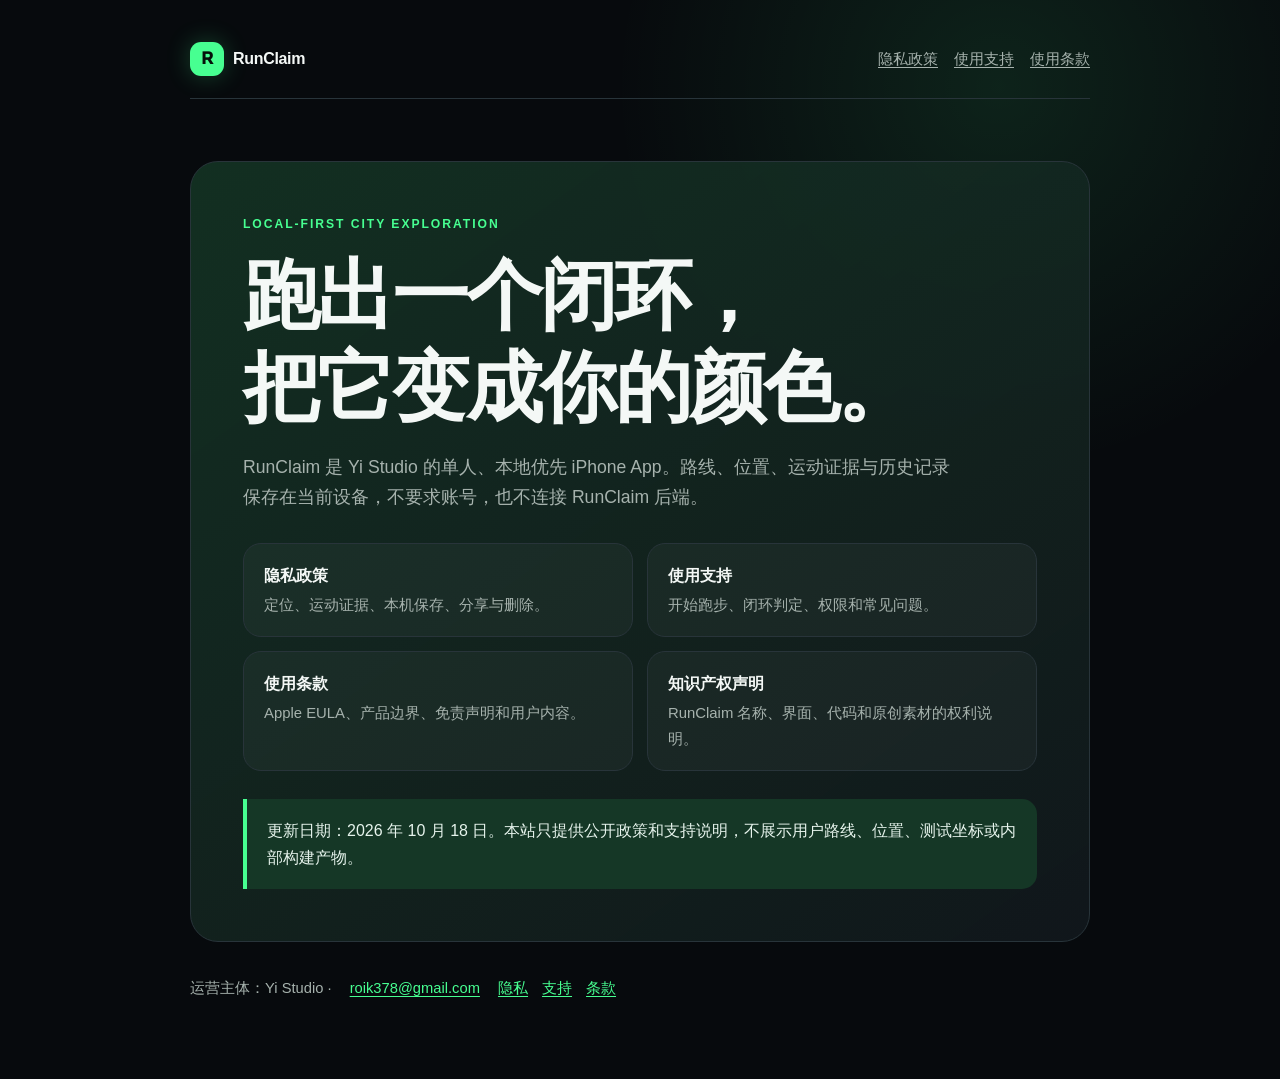
<file: index.html>
<!doctype html>
<html lang="zh-Hans">
<head>
  <meta charset="utf-8">
  <meta name="viewport" content="width=device-width, initial-scale=1">
  <meta name="description" content="RunClaim 官方隐私政策、使用支持与知识产权声明。">
  <title>RunClaim｜隐私、支持与知识产权</title>
  <link rel="stylesheet" href="styles.css">
</head>
<body>
  <main>
    <header>
      <a class="brand" href="./"><span class="brand-mark" aria-hidden="true">R</span>RunClaim</a>
      <nav aria-label="主要导航">
        <a href="privacy/">隐私政策</a>
        <a href="support/">使用支持</a>
        <a href="terms/">使用条款</a>
      </nav>
    </header>

    <section class="hero">
      <p class="eyebrow">LOCAL-FIRST CITY EXPLORATION</p>
      <h1>跑出一个闭环，<br>把它变成你的颜色。</h1>
      <p class="lead">RunClaim 是 Yi Studio 的单人、本地优先 iPhone App。路线、位置、运动证据与历史记录保存在当前设备，不要求账号，也不连接 RunClaim 后端。</p>

      <div class="link-grid">
        <a class="link-card" href="privacy/"><strong>隐私政策</strong><span>定位、运动证据、本机保存、分享与删除。</span></a>
        <a class="link-card" href="support/"><strong>使用支持</strong><span>开始跑步、闭环判定、权限和常见问题。</span></a>
        <a class="link-card" href="terms/"><strong>使用条款</strong><span>Apple EULA、产品边界、免责声明和用户内容。</span></a>
        <a class="link-card" href="intellectual-property/"><strong>知识产权声明</strong><span>RunClaim 名称、界面、代码和原创素材的权利说明。</span></a>
      </div>

      <div class="notice">
        <p>更新日期：2026 年 10 月 18 日。本站只提供公开政策和支持说明，不展示用户路线、位置、测试坐标或内部构建产物。</p>
      </div>
    </section>

    <footer>
      运营主体：Yi Studio · <a href="mailto:roik378@gmail.com">roik378@gmail.com</a>
      <a href="privacy/">隐私</a><a href="support/">支持</a><a href="terms/">条款</a>
    </footer>
  </main>
</body>
</html>
</file>
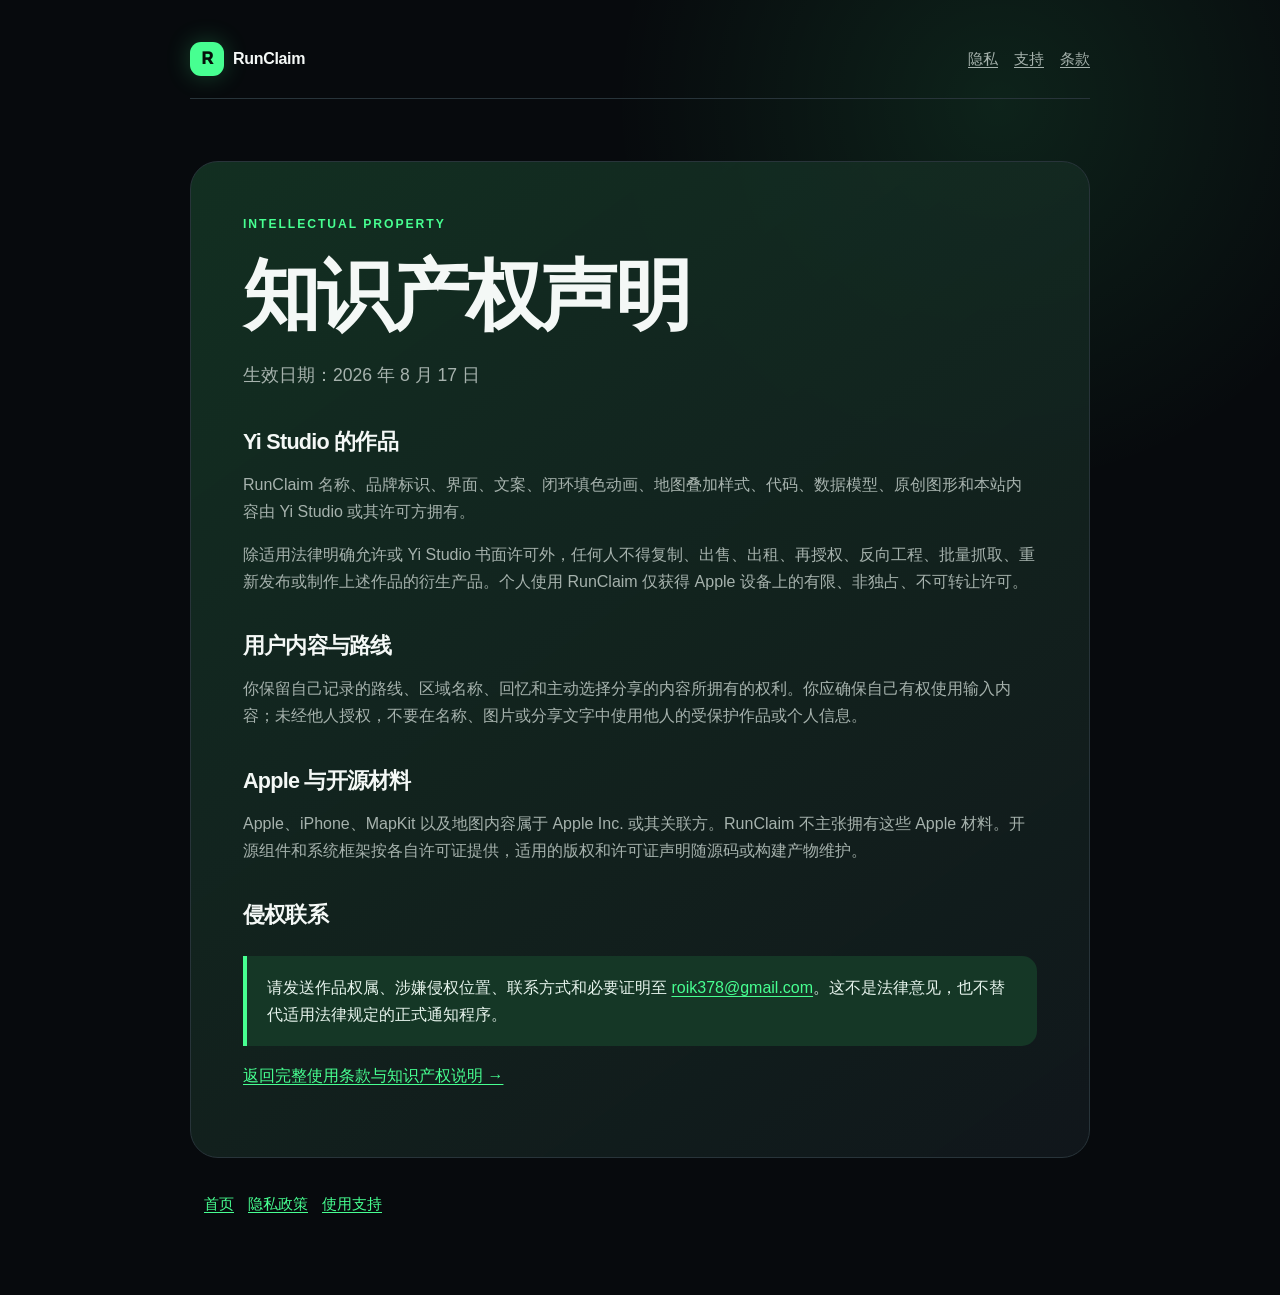
<file: intellectual-property/index.html>
<!doctype html>
<html lang="zh-Hans">
<head>
  <meta charset="utf-8">
  <meta name="viewport" content="width=device-width, initial-scale=1">
  <meta name="description" content="RunClaim 知识产权声明。">
  <title>RunClaim 知识产权声明</title>
  <link rel="stylesheet" href="../styles.css">
</head>
<body>
  <main>
    <header>
      <a class="brand" href="../"><span class="brand-mark" aria-hidden="true">R</span>RunClaim</a>
      <nav aria-label="主要导航"><a href="../privacy/">隐私</a><a href="../support/">支持</a><a href="../terms/">条款</a></nav>
    </header>

    <article class="document">
      <p class="eyebrow">INTELLECTUAL PROPERTY</p>
      <h1>知识产权声明</h1>
      <p class="lead">生效日期：2026 年 8 月 17 日</p>

      <h2>Yi Studio 的作品</h2>
      <p>RunClaim 名称、品牌标识、界面、文案、闭环填色动画、地图叠加样式、代码、数据模型、原创图形和本站内容由 Yi Studio 或其许可方拥有。</p>
      <p>除适用法律明确允许或 Yi Studio 书面许可外，任何人不得复制、出售、出租、再授权、反向工程、批量抓取、重新发布或制作上述作品的衍生产品。个人使用 RunClaim 仅获得 Apple 设备上的有限、非独占、不可转让许可。</p>

      <h2>用户内容与路线</h2>
      <p>你保留自己记录的路线、区域名称、回忆和主动选择分享的内容所拥有的权利。你应确保自己有权使用输入内容；未经他人授权，不要在名称、图片或分享文字中使用他人的受保护作品或个人信息。</p>

      <h2>Apple 与开源材料</h2>
      <p>Apple、iPhone、MapKit 以及地图内容属于 Apple Inc. 或其关联方。RunClaim 不主张拥有这些 Apple 材料。开源组件和系统框架按各自许可证提供，适用的版权和许可证声明随源码或构建产物维护。</p>

      <h2>侵权联系</h2>
      <div class="notice"><p>请发送作品权属、涉嫌侵权位置、联系方式和必要证明至 <a href="mailto:roik378@gmail.com">roik378@gmail.com</a>。这不是法律意见，也不替代适用法律规定的正式通知程序。</p></div>

      <p><a href="../terms/">返回完整使用条款与知识产权说明 →</a></p>
    </article>

    <footer><a href="../">首页</a><a href="../privacy/">隐私政策</a><a href="../support/">使用支持</a></footer>
  </main>
</body>
</html>
</file>
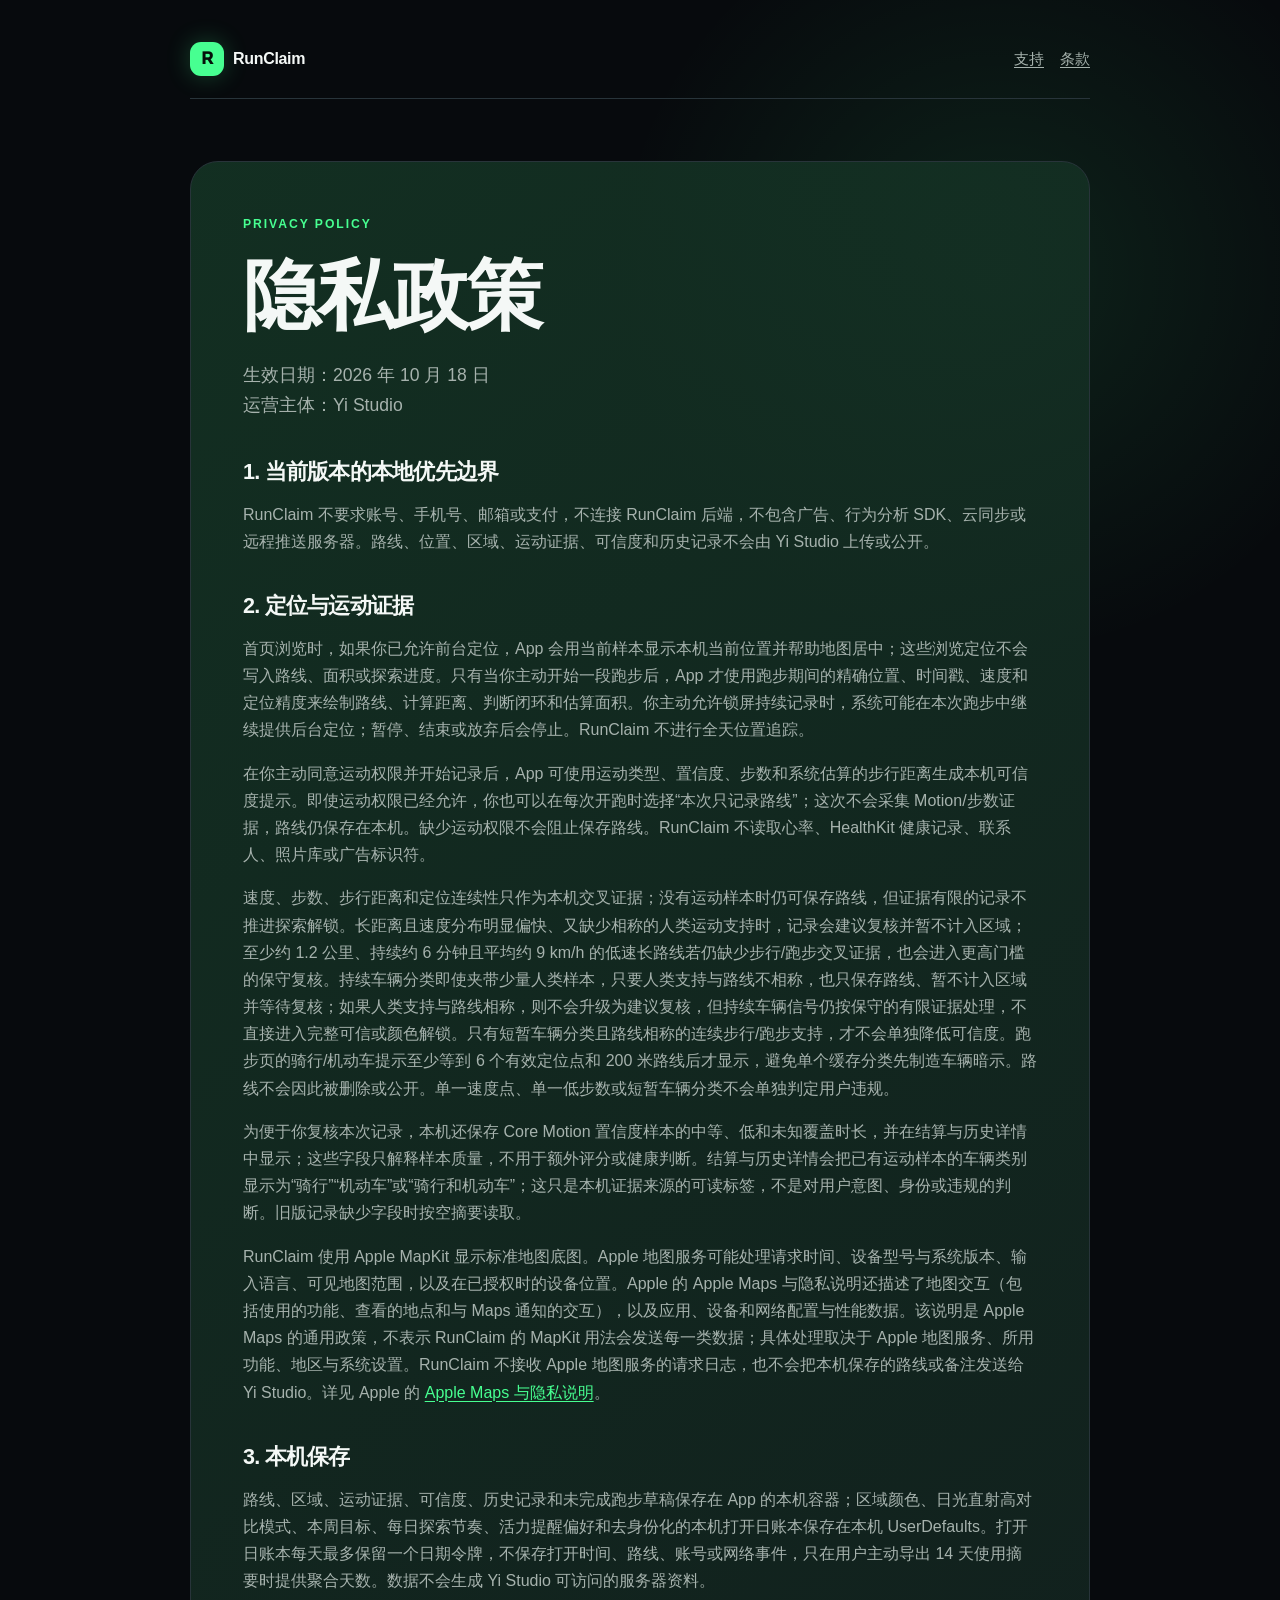
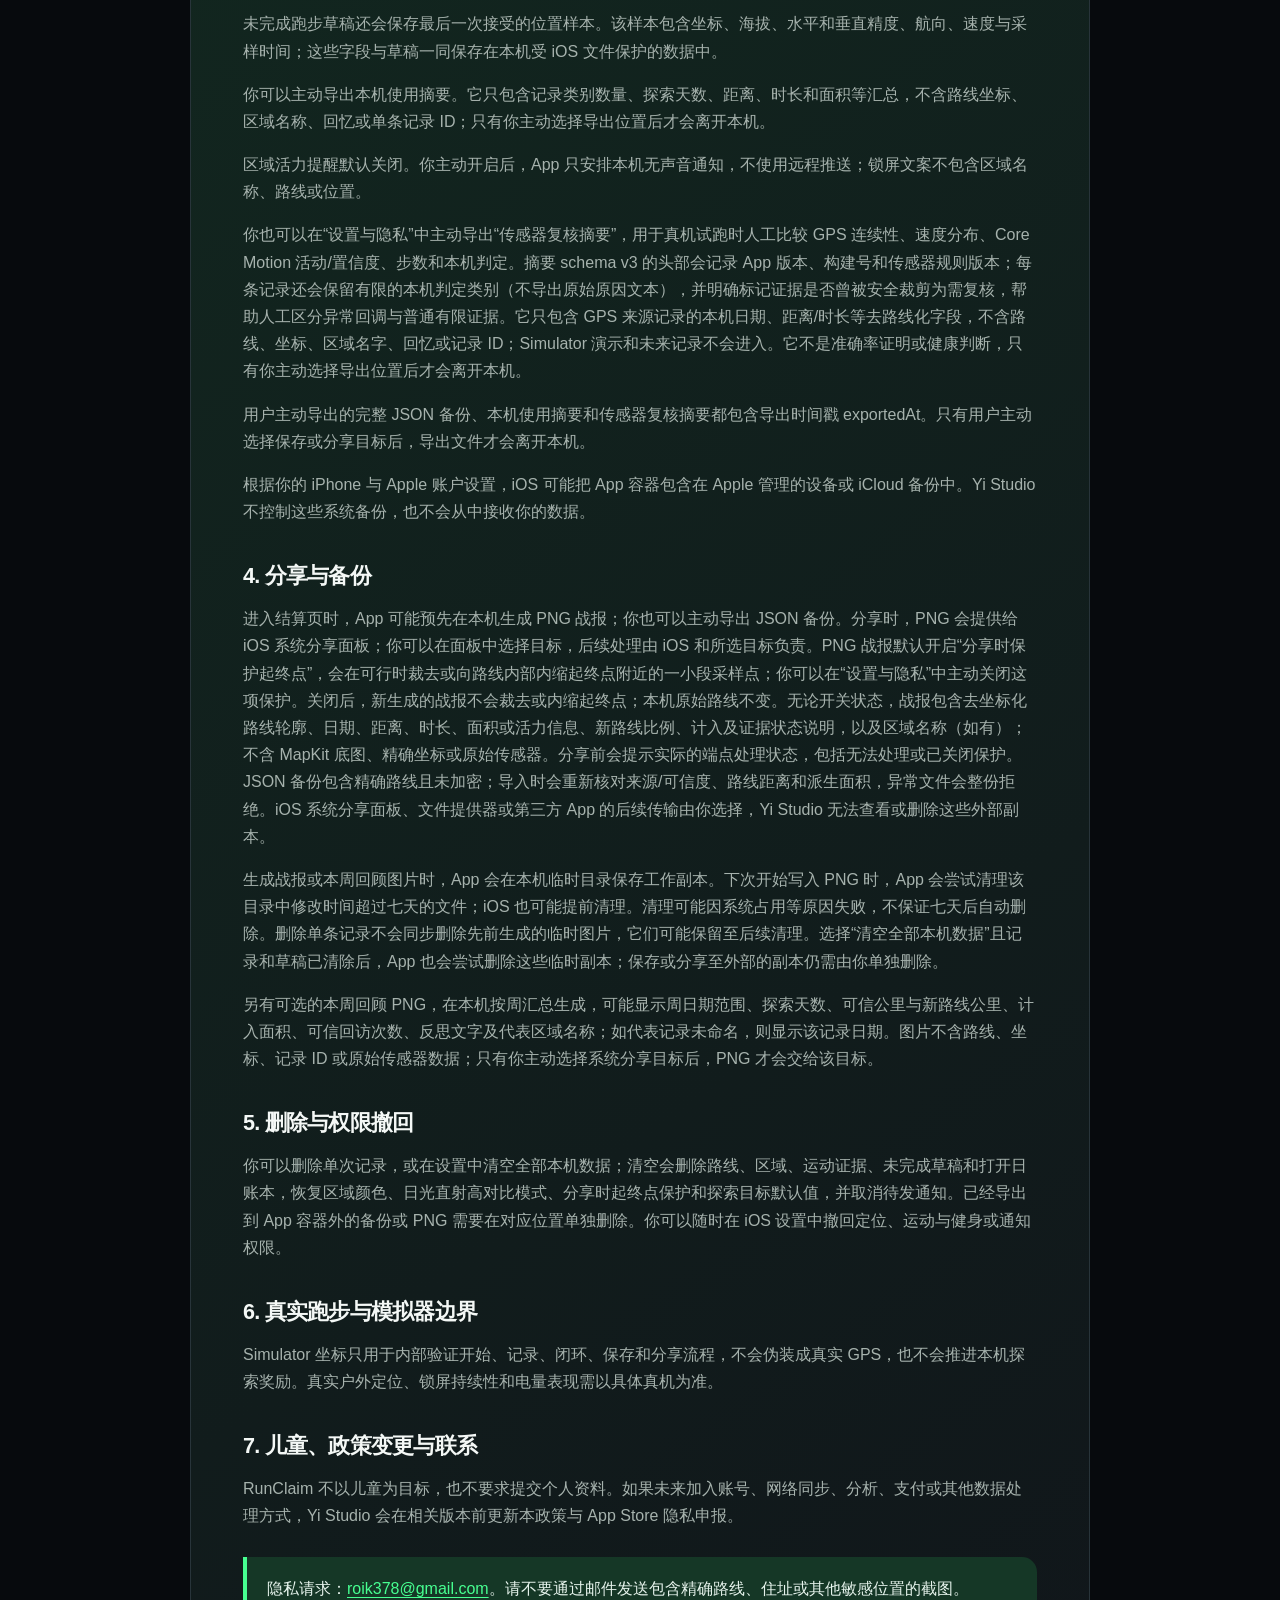
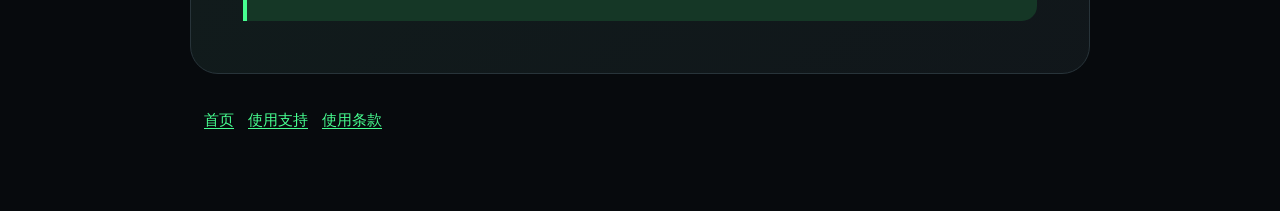
<file: privacy/index.html>
<!doctype html>
<html lang="zh-Hans">
<head>
  <meta charset="utf-8">
  <meta name="viewport" content="width=device-width, initial-scale=1">
  <meta name="description" content="RunClaim 隐私政策。">
  <title>RunClaim 隐私政策</title>
  <link rel="stylesheet" href="../styles.css">
</head>
<body>
  <main>
    <header>
      <a class="brand" href="../"><span class="brand-mark" aria-hidden="true">R</span>RunClaim</a>
      <nav aria-label="主要导航"><a href="../support/">支持</a><a href="../terms/">条款</a></nav>
    </header>

    <article class="document">
      <p class="eyebrow">PRIVACY POLICY</p>
      <h1>隐私政策</h1>
      <p class="lead">生效日期：2026 年 10 月 18 日<br>运营主体：Yi Studio</p>

      <h2>1. 当前版本的本地优先边界</h2>
      <p>RunClaim 不要求账号、手机号、邮箱或支付，不连接 RunClaim 后端，不包含广告、行为分析 SDK、云同步或远程推送服务器。路线、位置、区域、运动证据、可信度和历史记录不会由 Yi Studio 上传或公开。</p>

      <h2>2. 定位与运动证据</h2>
      <p>首页浏览时，如果你已允许前台定位，App 会用当前样本显示本机当前位置并帮助地图居中；这些浏览定位不会写入路线、面积或探索进度。只有当你主动开始一段跑步后，App 才使用跑步期间的精确位置、时间戳、速度和定位精度来绘制路线、计算距离、判断闭环和估算面积。你主动允许锁屏持续记录时，系统可能在本次跑步中继续提供后台定位；暂停、结束或放弃后会停止。RunClaim 不进行全天位置追踪。</p>
      <p>在你主动同意运动权限并开始记录后，App 可使用运动类型、置信度、步数和系统估算的步行距离生成本机可信度提示。即使运动权限已经允许，你也可以在每次开跑时选择“本次只记录路线”；这次不会采集 Motion/步数证据，路线仍保存在本机。缺少运动权限不会阻止保存路线。RunClaim 不读取心率、HealthKit 健康记录、联系人、照片库或广告标识符。</p>
      <p>速度、步数、步行距离和定位连续性只作为本机交叉证据；没有运动样本时仍可保存路线，但证据有限的记录不推进探索解锁。长距离且速度分布明显偏快、又缺少相称的人类运动支持时，记录会建议复核并暂不计入区域；至少约 1.2 公里、持续约 6 分钟且平均约 9 km/h 的低速长路线若仍缺少步行/跑步交叉证据，也会进入更高门槛的保守复核。持续车辆分类即使夹带少量人类样本，只要人类支持与路线不相称，也只保存路线、暂不计入区域并等待复核；如果人类支持与路线相称，则不会升级为建议复核，但持续车辆信号仍按保守的有限证据处理，不直接进入完整可信或颜色解锁。只有短暂车辆分类且路线相称的连续步行/跑步支持，才不会单独降低可信度。跑步页的骑行/机动车提示至少等到 6 个有效定位点和 200 米路线后才显示，避免单个缓存分类先制造车辆暗示。路线不会因此被删除或公开。单一速度点、单一低步数或短暂车辆分类不会单独判定用户违规。</p>
      <p>为便于你复核本次记录，本机还保存 Core Motion 置信度样本的中等、低和未知覆盖时长，并在结算与历史详情中显示；这些字段只解释样本质量，不用于额外评分或健康判断。结算与历史详情会把已有运动样本的车辆类别显示为“骑行”“机动车”或“骑行和机动车”；这只是本机证据来源的可读标签，不是对用户意图、身份或违规的判断。旧版记录缺少字段时按空摘要读取。</p>
      <p>RunClaim 使用 Apple MapKit 显示标准地图底图。Apple 地图服务可能处理请求时间、设备型号与系统版本、输入语言、可见地图范围，以及在已授权时的设备位置。Apple 的 Apple Maps 与隐私说明还描述了地图交互（包括使用的功能、查看的地点和与 Maps 通知的交互），以及应用、设备和网络配置与性能数据。该说明是 Apple Maps 的通用政策，不表示 RunClaim 的 MapKit 用法会发送每一类数据；具体处理取决于 Apple 地图服务、所用功能、地区与系统设置。RunClaim 不接收 Apple 地图服务的请求日志，也不会把本机保存的路线或备注发送给 Yi Studio。详见 Apple 的 <a href="https://www.apple.com/legal/privacy/data/en/apple-maps/" target="_blank" rel="noreferrer">Apple Maps 与隐私说明</a>。</p>

      <h2>3. 本机保存</h2>
      <p>路线、区域、运动证据、可信度、历史记录和未完成跑步草稿保存在 App 的本机容器；区域颜色、日光直射高对比模式、本周目标、每日探索节奏、活力提醒偏好和去身份化的本机打开日账本保存在本机 UserDefaults。打开日账本每天最多保留一个日期令牌，不保存打开时间、路线、账号或网络事件，只在用户主动导出 14 天使用摘要时提供聚合天数。数据不会生成 Yi Studio 可访问的服务器资料。</p>
      <p>未完成跑步草稿还会保存最后一次接受的位置样本。该样本包含坐标、海拔、水平和垂直精度、航向、速度与采样时间；这些字段与草稿一同保存在本机受 iOS 文件保护的数据中。</p>
      <p>你可以主动导出本机使用摘要。它只包含记录类别数量、探索天数、距离、时长和面积等汇总，不含路线坐标、区域名称、回忆或单条记录 ID；只有你主动选择导出位置后才会离开本机。</p>
      <p>区域活力提醒默认关闭。你主动开启后，App 只安排本机无声音通知，不使用远程推送；锁屏文案不包含区域名称、路线或位置。</p>
      <p>你也可以在“设置与隐私”中主动导出“传感器复核摘要”，用于真机试跑时人工比较 GPS 连续性、速度分布、Core Motion 活动/置信度、步数和本机判定。摘要 schema v3 的头部会记录 App 版本、构建号和传感器规则版本；每条记录还会保留有限的本机判定类别（不导出原始原因文本），并明确标记证据是否曾被安全裁剪为需复核，帮助人工区分异常回调与普通有限证据。它只包含 GPS 来源记录的本机日期、距离/时长等去路线化字段，不含路线、坐标、区域名字、回忆或记录 ID；Simulator 演示和未来记录不会进入。它不是准确率证明或健康判断，只有你主动选择导出位置后才会离开本机。</p>
      <p>用户主动导出的完整 JSON 备份、本机使用摘要和传感器复核摘要都包含导出时间戳 exportedAt。只有用户主动选择保存或分享目标后，导出文件才会离开本机。</p>
      <p>根据你的 iPhone 与 Apple 账户设置，iOS 可能把 App 容器包含在 Apple 管理的设备或 iCloud 备份中。Yi Studio 不控制这些系统备份，也不会从中接收你的数据。</p>

      <h2>4. 分享与备份</h2>
      <p>进入结算页时，App 可能预先在本机生成 PNG 战报；你也可以主动导出 JSON 备份。分享时，PNG 会提供给 iOS 系统分享面板；你可以在面板中选择目标，后续处理由 iOS 和所选目标负责。PNG 战报默认开启“分享时保护起终点”，会在可行时裁去或向路线内部内缩起终点附近的一小段采样点；你可以在“设置与隐私”中主动关闭这项保护。关闭后，新生成的战报不会裁去或内缩起终点；本机原始路线不变。无论开关状态，战报包含去坐标化路线轮廓、日期、距离、时长、面积或活力信息、新路线比例、计入及证据状态说明，以及区域名称（如有）；不含 MapKit 底图、精确坐标或原始传感器。分享前会提示实际的端点处理状态，包括无法处理或已关闭保护。JSON 备份包含精确路线且未加密；导入时会重新核对来源/可信度、路线距离和派生面积，异常文件会整份拒绝。iOS 系统分享面板、文件提供器或第三方 App 的后续传输由你选择，Yi Studio 无法查看或删除这些外部副本。</p>
      <p>生成战报或本周回顾图片时，App 会在本机临时目录保存工作副本。下次开始写入 PNG 时，App 会尝试清理该目录中修改时间超过七天的文件；iOS 也可能提前清理。清理可能因系统占用等原因失败，不保证七天后自动删除。删除单条记录不会同步删除先前生成的临时图片，它们可能保留至后续清理。选择“清空全部本机数据”且记录和草稿已清除后，App 也会尝试删除这些临时副本；保存或分享至外部的副本仍需由你单独删除。</p>
      <p>另有可选的本周回顾 PNG，在本机按周汇总生成，可能显示周日期范围、探索天数、可信公里与新路线公里、计入面积、可信回访次数、反思文字及代表区域名称；如代表记录未命名，则显示该记录日期。图片不含路线、坐标、记录 ID 或原始传感器数据；只有你主动选择系统分享目标后，PNG 才会交给该目标。</p>

      <h2>5. 删除与权限撤回</h2>
      <p>你可以删除单次记录，或在设置中清空全部本机数据；清空会删除路线、区域、运动证据、未完成草稿和打开日账本，恢复区域颜色、日光直射高对比模式、分享时起终点保护和探索目标默认值，并取消待发通知。已经导出到 App 容器外的备份或 PNG 需要在对应位置单独删除。你可以随时在 iOS 设置中撤回定位、运动与健身或通知权限。</p>

      <h2>6. 真实跑步与模拟器边界</h2>
      <p>Simulator 坐标只用于内部验证开始、记录、闭环、保存和分享流程，不会伪装成真实 GPS，也不会推进本机探索奖励。真实户外定位、锁屏持续性和电量表现需以具体真机为准。</p>

      <h2>7. 儿童、政策变更与联系</h2>
      <p>RunClaim 不以儿童为目标，也不要求提交个人资料。如果未来加入账号、网络同步、分析、支付或其他数据处理方式，Yi Studio 会在相关版本前更新本政策与 App Store 隐私申报。</p>
      <div class="notice"><p>隐私请求：<a href="mailto:roik378@gmail.com">roik378@gmail.com</a>。请不要通过邮件发送包含精确路线、住址或其他敏感位置的截图。</p></div>
    </article>

    <footer><a href="../">首页</a><a href="../support/">使用支持</a><a href="../terms/">使用条款</a></footer>
  </main>
</body>
</html>
</file>
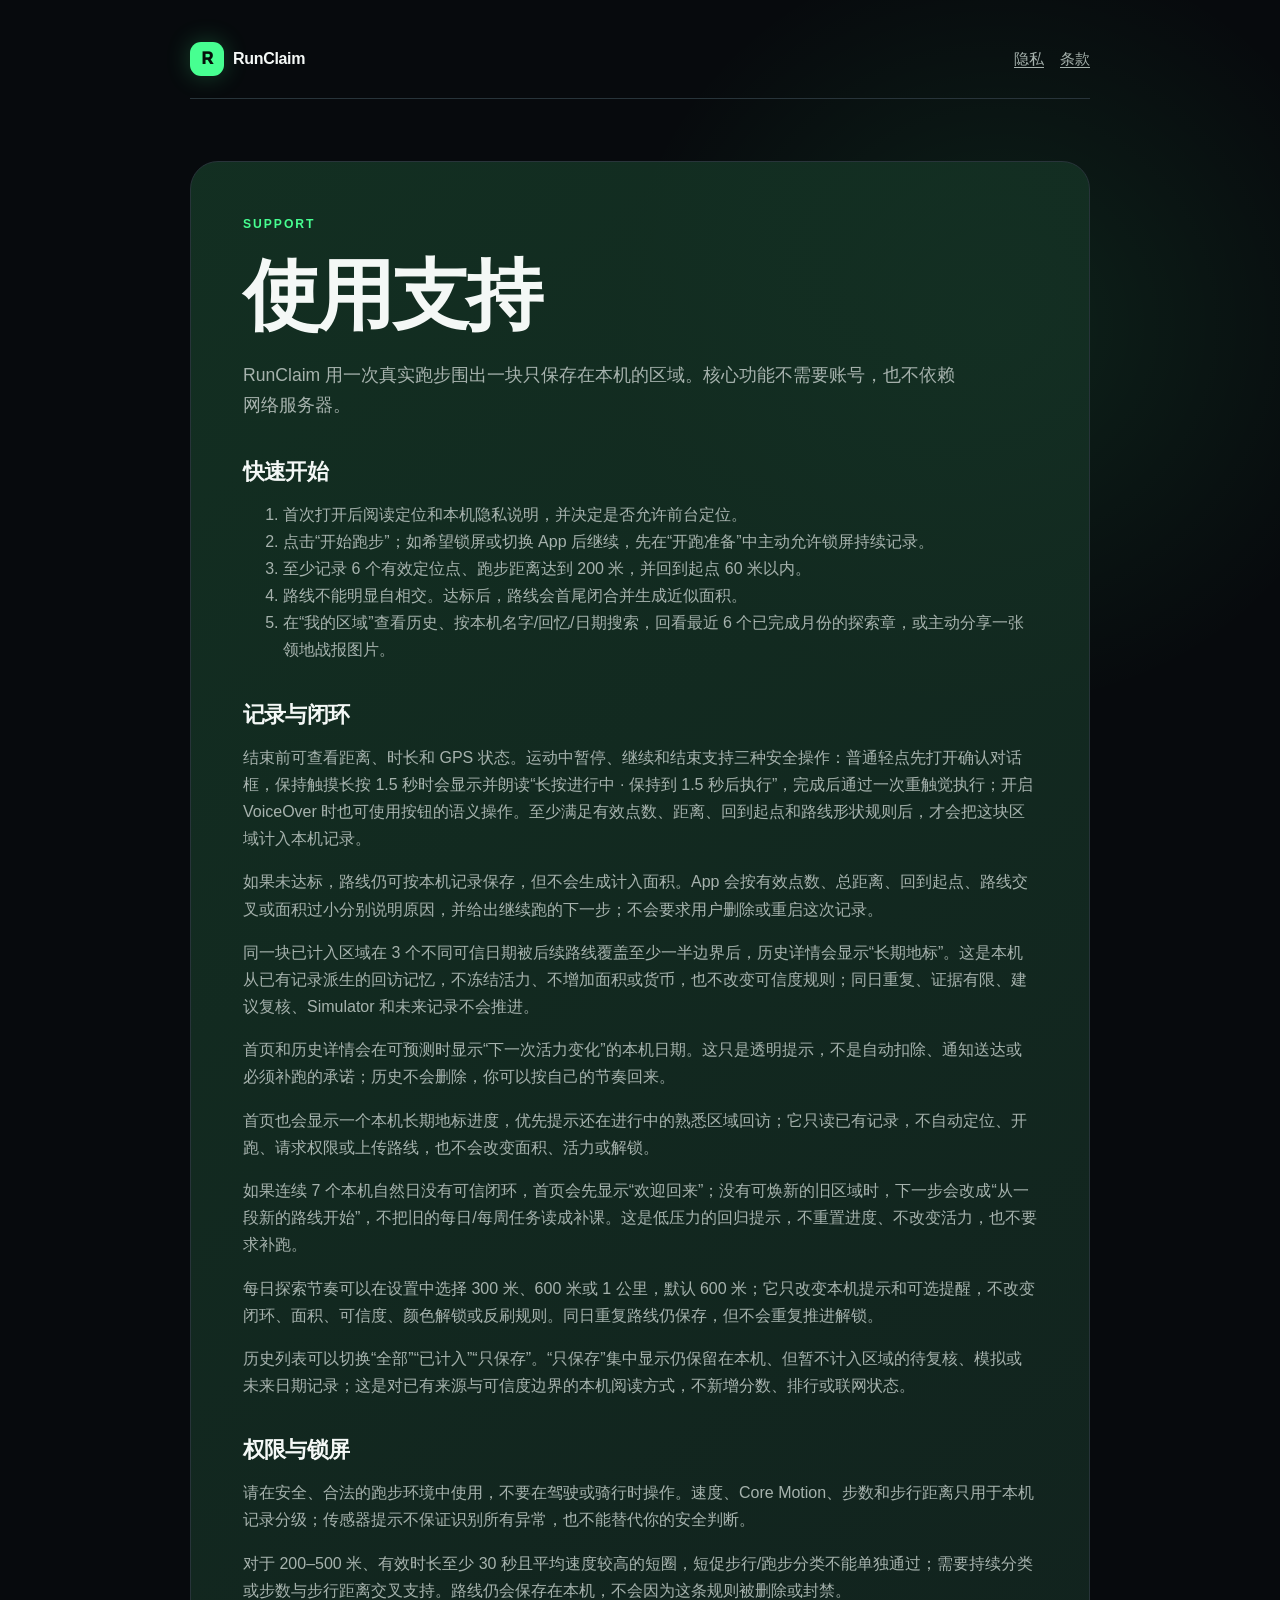
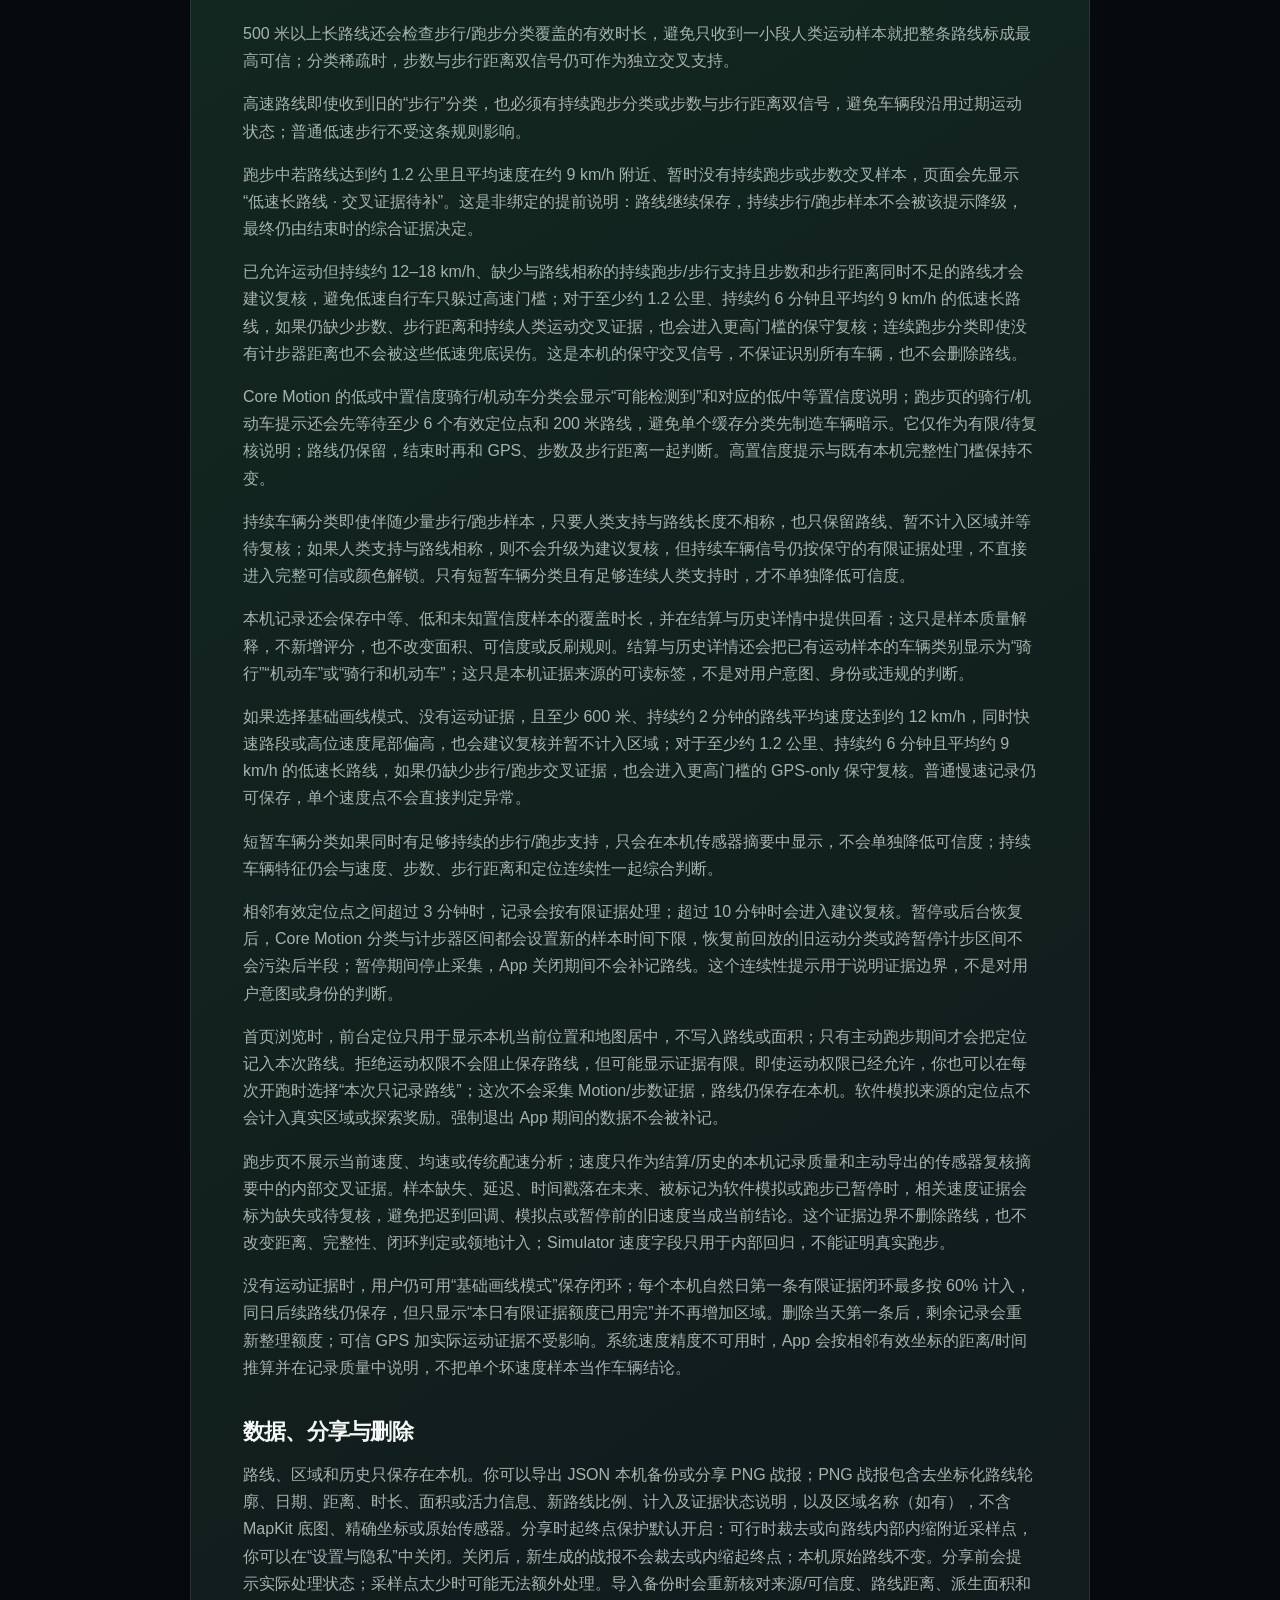
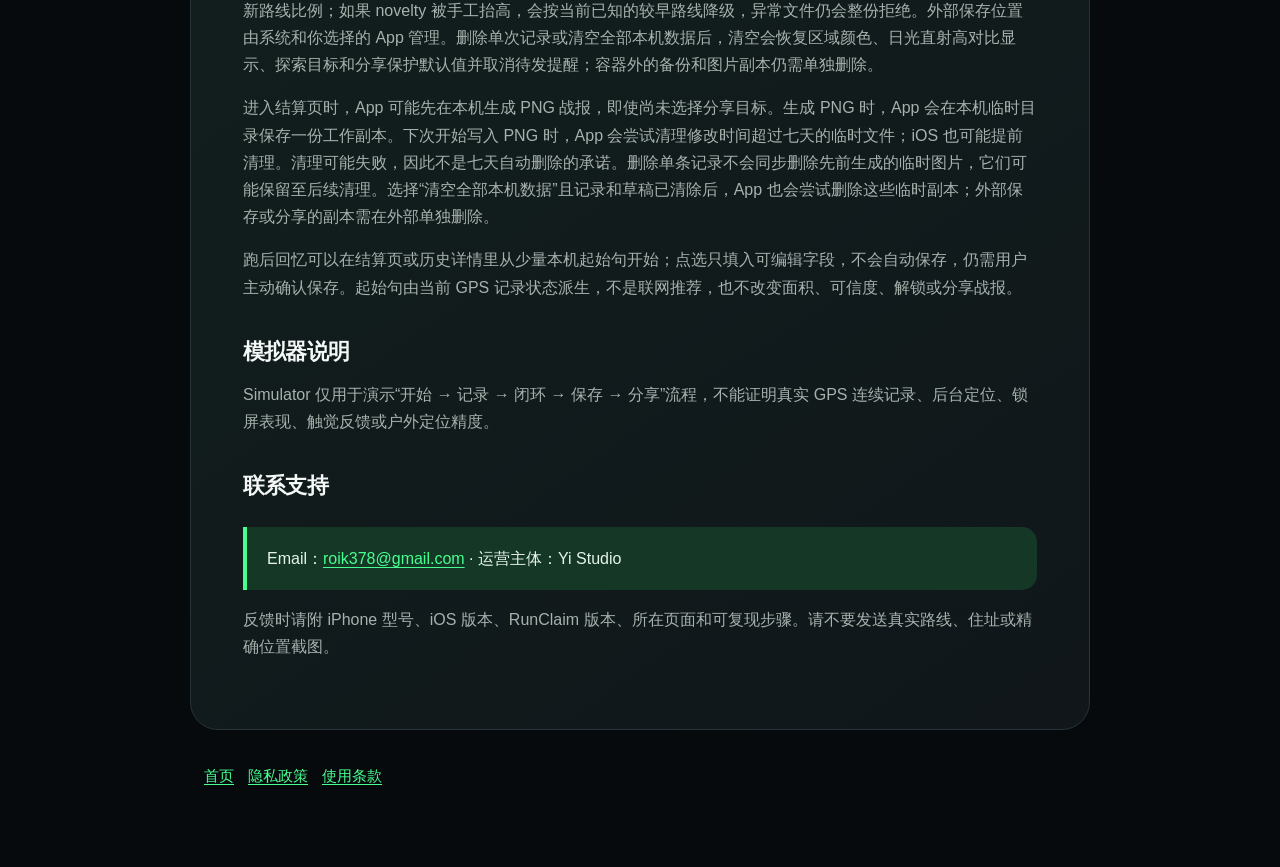
<file: support/index.html>
<!doctype html>
<html lang="zh-Hans">
<head>
  <meta charset="utf-8">
  <meta name="viewport" content="width=device-width, initial-scale=1">
  <meta name="description" content="RunClaim 使用支持。">
  <title>RunClaim 使用支持</title>
  <link rel="stylesheet" href="../styles.css">
</head>
<body>
  <main>
    <header>
      <a class="brand" href="../"><span class="brand-mark" aria-hidden="true">R</span>RunClaim</a>
      <nav aria-label="主要导航"><a href="../privacy/">隐私</a><a href="../terms/">条款</a></nav>
    </header>

    <article class="document">
      <p class="eyebrow">SUPPORT</p>
      <h1>使用支持</h1>
      <p class="lead">RunClaim 用一次真实跑步围出一块只保存在本机的区域。核心功能不需要账号，也不依赖网络服务器。</p>

      <h2>快速开始</h2>
      <ol>
        <li>首次打开后阅读定位和本机隐私说明，并决定是否允许前台定位。</li>
        <li>点击“开始跑步”；如希望锁屏或切换 App 后继续，先在“开跑准备”中主动允许锁屏持续记录。</li>
        <li>至少记录 6 个有效定位点、跑步距离达到 200 米，并回到起点 60 米以内。</li>
        <li>路线不能明显自相交。达标后，路线会首尾闭合并生成近似面积。</li>
        <li>在“我的区域”查看历史、按本机名字/回忆/日期搜索，回看最近 6 个已完成月份的探索章，或主动分享一张领地战报图片。</li>
      </ol>

      <h2>记录与闭环</h2>
      <p>结束前可查看距离、时长和 GPS 状态。运动中暂停、继续和结束支持三种安全操作：普通轻点先打开确认对话框，保持触摸长按 1.5 秒时会显示并朗读“长按进行中 · 保持到 1.5 秒后执行”，完成后通过一次重触觉执行；开启 VoiceOver 时也可使用按钮的语义操作。至少满足有效点数、距离、回到起点和路线形状规则后，才会把这块区域计入本机记录。</p>
      <p>如果未达标，路线仍可按本机记录保存，但不会生成计入面积。App 会按有效点数、总距离、回到起点、路线交叉或面积过小分别说明原因，并给出继续跑的下一步；不会要求用户删除或重启这次记录。</p>
      <p>同一块已计入区域在 3 个不同可信日期被后续路线覆盖至少一半边界后，历史详情会显示“长期地标”。这是本机从已有记录派生的回访记忆，不冻结活力、不增加面积或货币，也不改变可信度规则；同日重复、证据有限、建议复核、Simulator 和未来记录不会推进。</p>
      <p>首页和历史详情会在可预测时显示“下一次活力变化”的本机日期。这只是透明提示，不是自动扣除、通知送达或必须补跑的承诺；历史不会删除，你可以按自己的节奏回来。</p>
      <p>首页也会显示一个本机长期地标进度，优先提示还在进行中的熟悉区域回访；它只读已有记录，不自动定位、开跑、请求权限或上传路线，也不会改变面积、活力或解锁。</p>
      <p>如果连续 7 个本机自然日没有可信闭环，首页会先显示“欢迎回来”；没有可焕新的旧区域时，下一步会改成“从一段新的路线开始”，不把旧的每日/每周任务读成补课。这是低压力的回归提示，不重置进度、不改变活力，也不要求补跑。</p>
      <p>每日探索节奏可以在设置中选择 300 米、600 米或 1 公里，默认 600 米；它只改变本机提示和可选提醒，不改变闭环、面积、可信度、颜色解锁或反刷规则。同日重复路线仍保存，但不会重复推进解锁。</p>
      <p>历史列表可以切换“全部”“已计入”“只保存”。“只保存”集中显示仍保留在本机、但暂不计入区域的待复核、模拟或未来日期记录；这是对已有来源与可信度边界的本机阅读方式，不新增分数、排行或联网状态。</p>

      <h2>权限与锁屏</h2>
      <p>请在安全、合法的跑步环境中使用，不要在驾驶或骑行时操作。速度、Core Motion、步数和步行距离只用于本机记录分级；传感器提示不保证识别所有异常，也不能替代你的安全判断。</p>
      <p>对于 200–500 米、有效时长至少 30 秒且平均速度较高的短圈，短促步行/跑步分类不能单独通过；需要持续分类或步数与步行距离交叉支持。路线仍会保存在本机，不会因为这条规则被删除或封禁。</p>
      <p>500 米以上长路线还会检查步行/跑步分类覆盖的有效时长，避免只收到一小段人类运动样本就把整条路线标成最高可信；分类稀疏时，步数与步行距离双信号仍可作为独立交叉支持。</p>
      <p>高速路线即使收到旧的“步行”分类，也必须有持续跑步分类或步数与步行距离双信号，避免车辆段沿用过期运动状态；普通低速步行不受这条规则影响。</p>
      <p>跑步中若路线达到约 1.2 公里且平均速度在约 9 km/h 附近、暂时没有持续跑步或步数交叉样本，页面会先显示“低速长路线 · 交叉证据待补”。这是非绑定的提前说明：路线继续保存，持续步行/跑步样本不会被该提示降级，最终仍由结束时的综合证据决定。</p>
      <p>已允许运动但持续约 12–18 km/h、缺少与路线相称的持续跑步/步行支持且步数和步行距离同时不足的路线才会建议复核，避免低速自行车只躲过高速门槛；对于至少约 1.2 公里、持续约 6 分钟且平均约 9 km/h 的低速长路线，如果仍缺少步数、步行距离和持续人类运动交叉证据，也会进入更高门槛的保守复核；连续跑步分类即使没有计步器距离也不会被这些低速兜底误伤。这是本机的保守交叉信号，不保证识别所有车辆，也不会删除路线。</p>
      <p>Core Motion 的低或中置信度骑行/机动车分类会显示“可能检测到”和对应的低/中等置信度说明；跑步页的骑行/机动车提示还会先等待至少 6 个有效定位点和 200 米路线，避免单个缓存分类先制造车辆暗示。它仅作为有限/待复核说明；路线仍保留，结束时再和 GPS、步数及步行距离一起判断。高置信度提示与既有本机完整性门槛保持不变。</p>
      <p>持续车辆分类即使伴随少量步行/跑步样本，只要人类支持与路线长度不相称，也只保留路线、暂不计入区域并等待复核；如果人类支持与路线相称，则不会升级为建议复核，但持续车辆信号仍按保守的有限证据处理，不直接进入完整可信或颜色解锁。只有短暂车辆分类且有足够连续人类支持时，才不单独降低可信度。</p>
      <p>本机记录还会保存中等、低和未知置信度样本的覆盖时长，并在结算与历史详情中提供回看；这只是样本质量解释，不新增评分，也不改变面积、可信度或反刷规则。结算与历史详情还会把已有运动样本的车辆类别显示为“骑行”“机动车”或“骑行和机动车”；这只是本机证据来源的可读标签，不是对用户意图、身份或违规的判断。</p>
      <p>如果选择基础画线模式、没有运动证据，且至少 600 米、持续约 2 分钟的路线平均速度达到约 12 km/h，同时快速路段或高位速度尾部偏高，也会建议复核并暂不计入区域；对于至少约 1.2 公里、持续约 6 分钟且平均约 9 km/h 的低速长路线，如果仍缺少步行/跑步交叉证据，也会进入更高门槛的 GPS-only 保守复核。普通慢速记录仍可保存，单个速度点不会直接判定异常。</p>
      <p>短暂车辆分类如果同时有足够持续的步行/跑步支持，只会在本机传感器摘要中显示，不会单独降低可信度；持续车辆特征仍会与速度、步数、步行距离和定位连续性一起综合判断。</p>
      <p>相邻有效定位点之间超过 3 分钟时，记录会按有限证据处理；超过 10 分钟时会进入建议复核。暂停或后台恢复后，Core Motion 分类与计步器区间都会设置新的样本时间下限，恢复前回放的旧运动分类或跨暂停计步区间不会污染后半段；暂停期间停止采集，App 关闭期间不会补记路线。这个连续性提示用于说明证据边界，不是对用户意图或身份的判断。</p>
      <p>首页浏览时，前台定位只用于显示本机当前位置和地图居中，不写入路线或面积；只有主动跑步期间才会把定位记入本次路线。拒绝运动权限不会阻止保存路线，但可能显示证据有限。即使运动权限已经允许，你也可以在每次开跑时选择“本次只记录路线”；这次不会采集 Motion/步数证据，路线仍保存在本机。软件模拟来源的定位点不会计入真实区域或探索奖励。强制退出 App 期间的数据不会被补记。</p>
      <p>跑步页不展示当前速度、均速或传统配速分析；速度只作为结算/历史的本机记录质量和主动导出的传感器复核摘要中的内部交叉证据。样本缺失、延迟、时间戳落在未来、被标记为软件模拟或跑步已暂停时，相关速度证据会标为缺失或待复核，避免把迟到回调、模拟点或暂停前的旧速度当成当前结论。这个证据边界不删除路线，也不改变距离、完整性、闭环判定或领地计入；Simulator 速度字段只用于内部回归，不能证明真实跑步。</p>
      <p>没有运动证据时，用户仍可用“基础画线模式”保存闭环；每个本机自然日第一条有限证据闭环最多按 60% 计入，同日后续路线仍保存，但只显示“本日有限证据额度已用完”并不再增加区域。删除当天第一条后，剩余记录会重新整理额度；可信 GPS 加实际运动证据不受影响。系统速度精度不可用时，App 会按相邻有效坐标的距离/时间推算并在记录质量中说明，不把单个坏速度样本当作车辆结论。</p>

      <h2>数据、分享与删除</h2>
      <p>路线、区域和历史只保存在本机。你可以导出 JSON 本机备份或分享 PNG 战报；PNG 战报包含去坐标化路线轮廓、日期、距离、时长、面积或活力信息、新路线比例、计入及证据状态说明，以及区域名称（如有），不含 MapKit 底图、精确坐标或原始传感器。分享时起终点保护默认开启：可行时裁去或向路线内部内缩附近采样点，你可以在“设置与隐私”中关闭。关闭后，新生成的战报不会裁去或内缩起终点；本机原始路线不变。分享前会提示实际处理状态；采样点太少时可能无法额外处理。导入备份时会重新核对来源/可信度、路线距离、派生面积和新路线比例；如果 novelty 被手工抬高，会按当前已知的较早路线降级，异常文件仍会整份拒绝。外部保存位置由系统和你选择的 App 管理。删除单次记录或清空全部本机数据后，清空会恢复区域颜色、日光直射高对比显示、探索目标和分享保护默认值并取消待发提醒；容器外的备份和图片副本仍需单独删除。</p>
      <p>进入结算页时，App 可能先在本机生成 PNG 战报，即使尚未选择分享目标。生成 PNG 时，App 会在本机临时目录保存一份工作副本。下次开始写入 PNG 时，App 会尝试清理修改时间超过七天的临时文件；iOS 也可能提前清理。清理可能失败，因此不是七天自动删除的承诺。删除单条记录不会同步删除先前生成的临时图片，它们可能保留至后续清理。选择“清空全部本机数据”且记录和草稿已清除后，App 也会尝试删除这些临时副本；外部保存或分享的副本需在外部单独删除。</p>
      <p>跑后回忆可以在结算页或历史详情里从少量本机起始句开始；点选只填入可编辑字段，不会自动保存，仍需用户主动确认保存。起始句由当前 GPS 记录状态派生，不是联网推荐，也不改变面积、可信度、解锁或分享战报。</p>

      <h2>模拟器说明</h2>
      <p>Simulator 仅用于演示“开始 → 记录 → 闭环 → 保存 → 分享”流程，不能证明真实 GPS 连续记录、后台定位、锁屏表现、触觉反馈或户外定位精度。</p>

      <h2>联系支持</h2>
      <div class="notice"><p>Email：<a href="mailto:roik378@gmail.com">roik378@gmail.com</a> · 运营主体：Yi Studio</p></div>
      <p>反馈时请附 iPhone 型号、iOS 版本、RunClaim 版本、所在页面和可复现步骤。请不要发送真实路线、住址或精确位置截图。</p>
    </article>

    <footer><a href="../">首页</a><a href="../privacy/">隐私政策</a><a href="../terms/">使用条款</a></footer>
  </main>
</body>
</html>
</file>
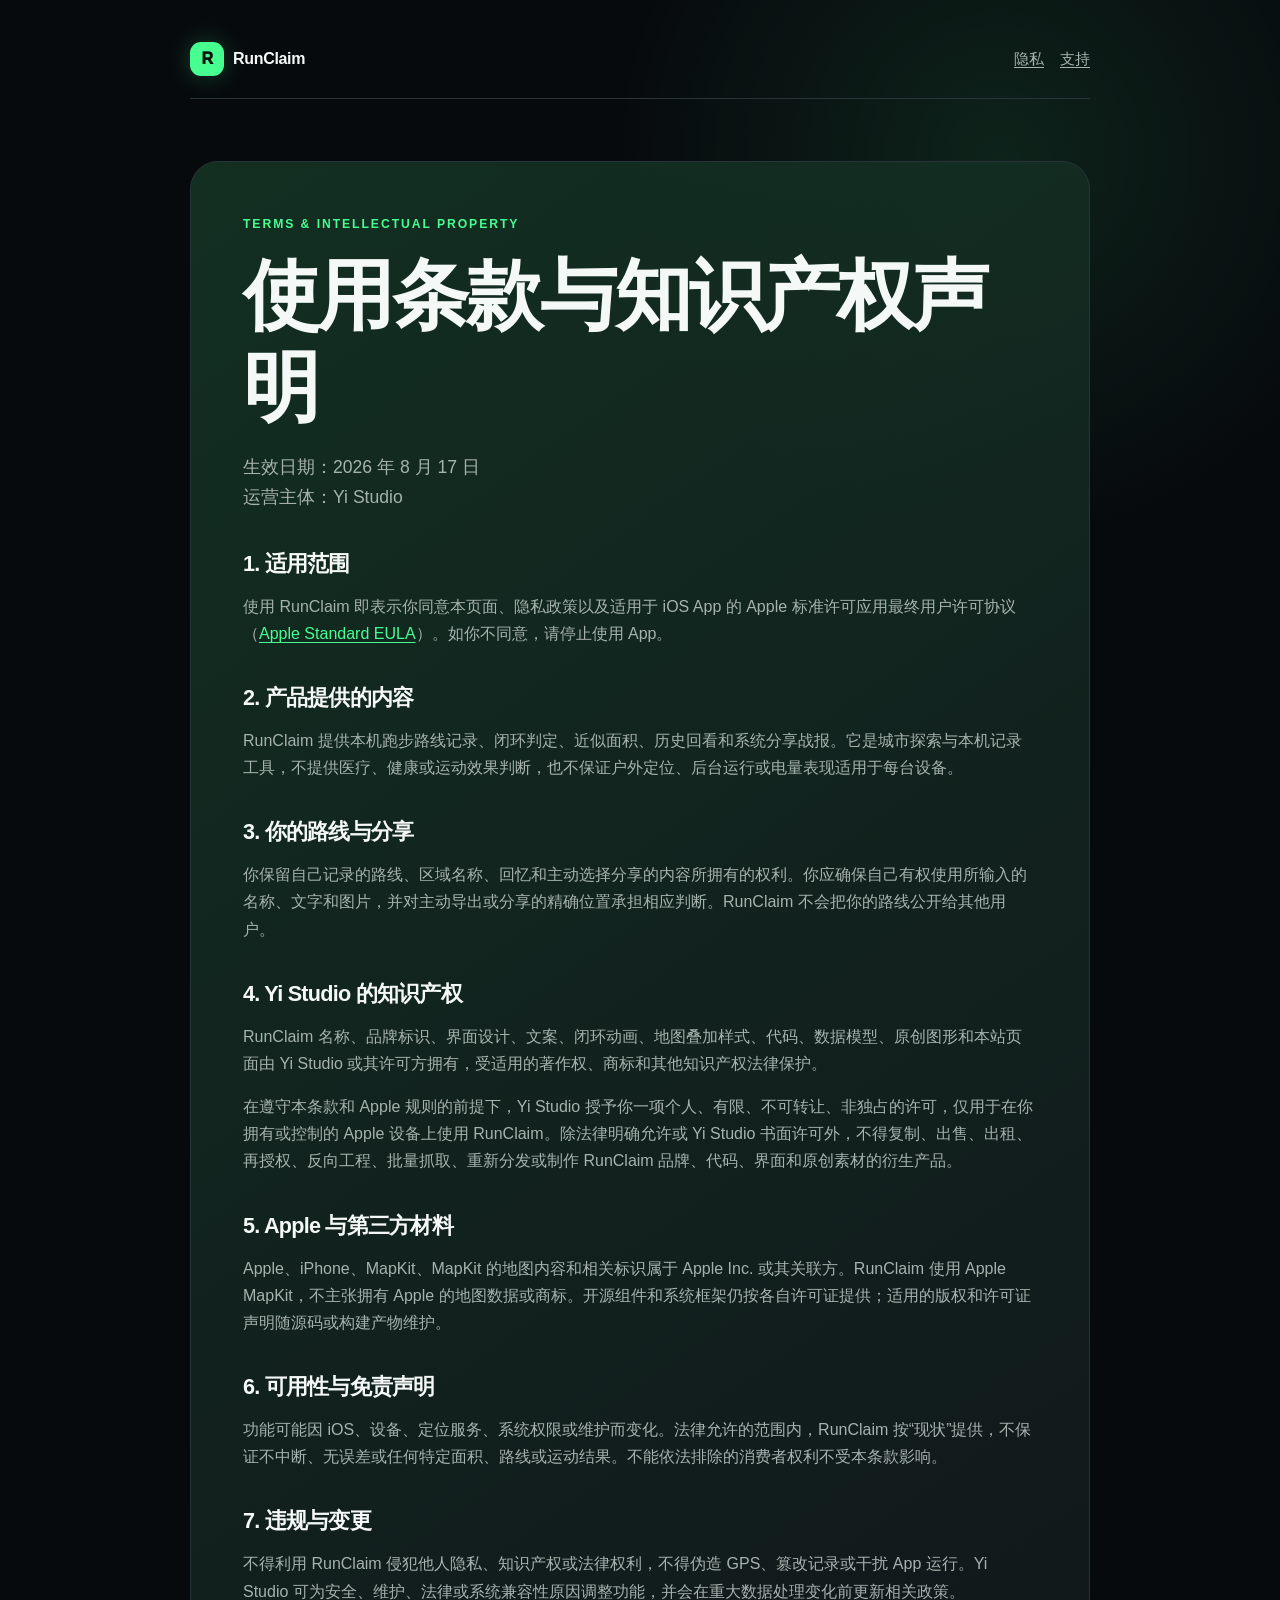
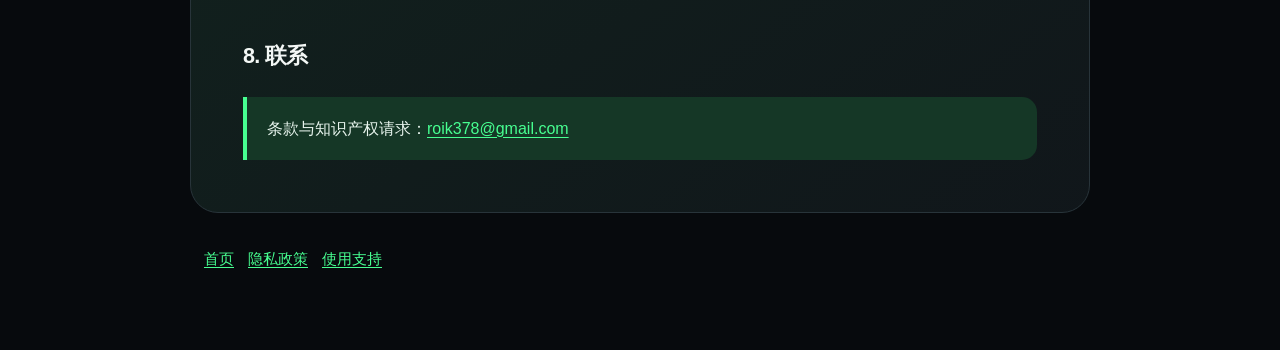
<file: terms/index.html>
<!doctype html>
<html lang="zh-Hans">
<head>
  <meta charset="utf-8">
  <meta name="viewport" content="width=device-width, initial-scale=1">
  <meta name="description" content="RunClaim 使用条款与知识产权声明。">
  <title>RunClaim 使用条款与知识产权</title>
  <link rel="stylesheet" href="../styles.css">
</head>
<body>
  <main>
    <header>
      <a class="brand" href="../"><span class="brand-mark" aria-hidden="true">R</span>RunClaim</a>
      <nav aria-label="主要导航"><a href="../privacy/">隐私</a><a href="../support/">支持</a></nav>
    </header>

    <article class="document">
      <p class="eyebrow">TERMS &amp; INTELLECTUAL PROPERTY</p>
      <h1>使用条款与知识产权声明</h1>
      <p class="lead">生效日期：2026 年 8 月 17 日<br>运营主体：Yi Studio</p>

      <h2>1. 适用范围</h2>
      <p>使用 RunClaim 即表示你同意本页面、隐私政策以及适用于 iOS App 的 Apple 标准许可应用最终用户许可协议（<a href="https://www.apple.com/legal/internet-services/itunes/dev/stdeula/">Apple Standard EULA</a>）。如你不同意，请停止使用 App。</p>

      <h2>2. 产品提供的内容</h2>
      <p>RunClaim 提供本机跑步路线记录、闭环判定、近似面积、历史回看和系统分享战报。它是城市探索与本机记录工具，不提供医疗、健康或运动效果判断，也不保证户外定位、后台运行或电量表现适用于每台设备。</p>

      <h2>3. 你的路线与分享</h2>
      <p>你保留自己记录的路线、区域名称、回忆和主动选择分享的内容所拥有的权利。你应确保自己有权使用所输入的名称、文字和图片，并对主动导出或分享的精确位置承担相应判断。RunClaim 不会把你的路线公开给其他用户。</p>

      <h2>4. Yi Studio 的知识产权</h2>
      <p>RunClaim 名称、品牌标识、界面设计、文案、闭环动画、地图叠加样式、代码、数据模型、原创图形和本站页面由 Yi Studio 或其许可方拥有，受适用的著作权、商标和其他知识产权法律保护。</p>
      <p>在遵守本条款和 Apple 规则的前提下，Yi Studio 授予你一项个人、有限、不可转让、非独占的许可，仅用于在你拥有或控制的 Apple 设备上使用 RunClaim。除法律明确允许或 Yi Studio 书面许可外，不得复制、出售、出租、再授权、反向工程、批量抓取、重新分发或制作 RunClaim 品牌、代码、界面和原创素材的衍生产品。</p>

      <h2>5. Apple 与第三方材料</h2>
      <p>Apple、iPhone、MapKit、MapKit 的地图内容和相关标识属于 Apple Inc. 或其关联方。RunClaim 使用 Apple MapKit，不主张拥有 Apple 的地图数据或商标。开源组件和系统框架仍按各自许可证提供；适用的版权和许可证声明随源码或构建产物维护。</p>

      <h2>6. 可用性与免责声明</h2>
      <p>功能可能因 iOS、设备、定位服务、系统权限或维护而变化。法律允许的范围内，RunClaim 按“现状”提供，不保证不中断、无误差或任何特定面积、路线或运动结果。不能依法排除的消费者权利不受本条款影响。</p>

      <h2>7. 违规与变更</h2>
      <p>不得利用 RunClaim 侵犯他人隐私、知识产权或法律权利，不得伪造 GPS、篡改记录或干扰 App 运行。Yi Studio 可为安全、维护、法律或系统兼容性原因调整功能，并会在重大数据处理变化前更新相关政策。</p>

      <h2>8. 联系</h2>
      <div class="notice"><p>条款与知识产权请求：<a href="mailto:roik378@gmail.com">roik378@gmail.com</a></p></div>
    </article>

    <footer><a href="../">首页</a><a href="../privacy/">隐私政策</a><a href="../support/">使用支持</a></footer>
  </main>
</body>
</html>
</file>
<file: styles.css>
:root {
  --canvas: #070a0d;
  --panel: #11171b;
  --ink: #f4f8f6;
  --muted: #a6b2ad;
  --line: #28343a;
  --territory: #47ff91;
  --territory-soft: #153726;
  --blue: #61c2ff;
}

* { box-sizing: border-box; }

html { scroll-behavior: smooth; }

body {
  margin: 0;
  color: var(--ink);
  background:
    radial-gradient(circle at 78% 8%, rgba(71, 255, 145, 0.1), transparent 24rem),
    var(--canvas);
  font-family: -apple-system, BlinkMacSystemFont, "SF Pro Text", "PingFang SC", "Noto Sans CJK SC", "Microsoft YaHei", sans-serif;
  line-height: 1.7;
}

a { color: var(--territory); text-underline-offset: 3px; }
a:focus-visible { outline: 3px solid var(--blue); outline-offset: 4px; }

main { width: min(900px, calc(100% - 40px)); margin: 0 auto; padding: 42px 0 78px; }

header {
  display: flex;
  align-items: center;
  justify-content: space-between;
  gap: 20px;
  padding-bottom: 22px;
  border-bottom: 1px solid var(--line);
}

.brand { color: var(--ink); font-weight: 850; text-decoration: none; letter-spacing: -0.02em; }
.brand-mark {
  display: inline-grid;
  width: 34px;
  height: 34px;
  margin-right: 9px;
  place-items: center;
  border-radius: 11px;
  color: #051009;
  background: var(--territory);
  font-weight: 950;
  box-shadow: 0 0 24px rgba(71, 255, 145, 0.24);
}

nav { display: flex; flex-wrap: wrap; gap: 16px; color: var(--muted); font-size: .94rem; }
nav a { color: inherit; }

.hero, .document {
  margin-top: 62px;
  padding: clamp(26px, 5vw, 52px);
  border: 1px solid var(--line);
  border-radius: 28px;
  background: linear-gradient(145deg, rgba(21, 55, 38, .82), rgba(17, 23, 27, .96));
}

.eyebrow {
  margin: 0 0 14px;
  color: var(--territory);
  font-size: .76rem;
  font-weight: 900;
  letter-spacing: .16em;
}

h1, h2, h3 { line-height: 1.2; letter-spacing: -.035em; }
h1 { margin: 0 0 20px; font-size: clamp(2.3rem, 7vw, 4.8rem); }
h2 { margin: 38px 0 10px; font-size: 1.35rem; }
h3 { margin: 26px 0 7px; font-size: 1.05rem; }
p, li { color: var(--muted); }
.lead { max-width: 720px; font-size: 1.1rem; }

.link-grid { display: grid; grid-template-columns: repeat(2, minmax(0, 1fr)); gap: 14px; margin-top: 30px; }
.link-card { display: block; padding: 18px 20px; border: 1px solid var(--line); border-radius: 18px; background: rgba(255, 255, 255, .035); text-decoration: none; }
.link-card strong { display: block; color: var(--ink); }
.link-card span { display: block; margin-top: 4px; color: var(--muted); font-size: .93rem; }

.notice { margin-top: 28px; padding: 18px 20px; border-left: 4px solid var(--territory); border-radius: 0 15px 15px 0; background: var(--territory-soft); }
.notice p { margin: 0; color: #e6f3ec; }

footer { margin-top: 34px; color: var(--muted); font-size: .92rem; }
footer a { margin-left: 14px; }

@media (max-width: 620px) {
  main { width: min(100% - 28px, 900px); padding-top: 24px; }
  header { align-items: flex-start; flex-direction: column; }
  .hero, .document { margin-top: 36px; }
  .link-grid { grid-template-columns: 1fr; }
}

@media (prefers-reduced-motion: reduce) { html { scroll-behavior: auto; } }
</file>
